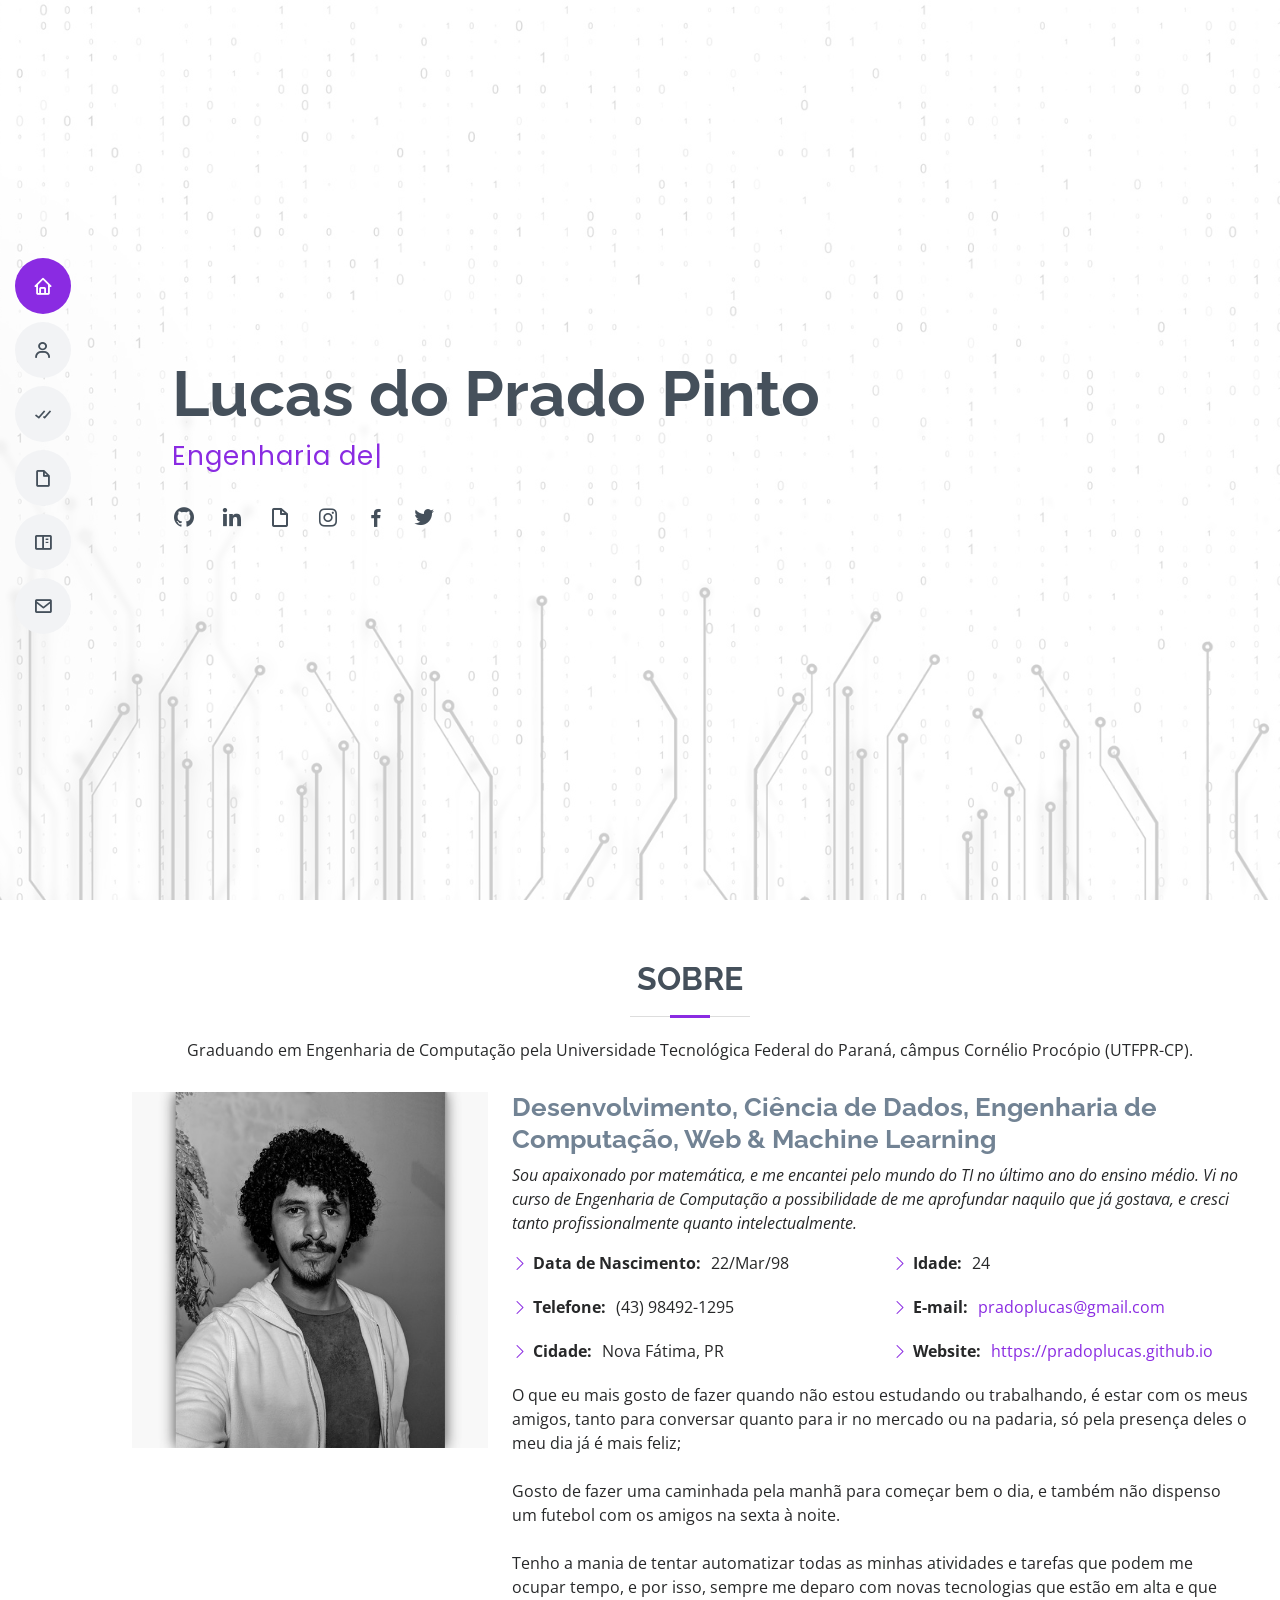
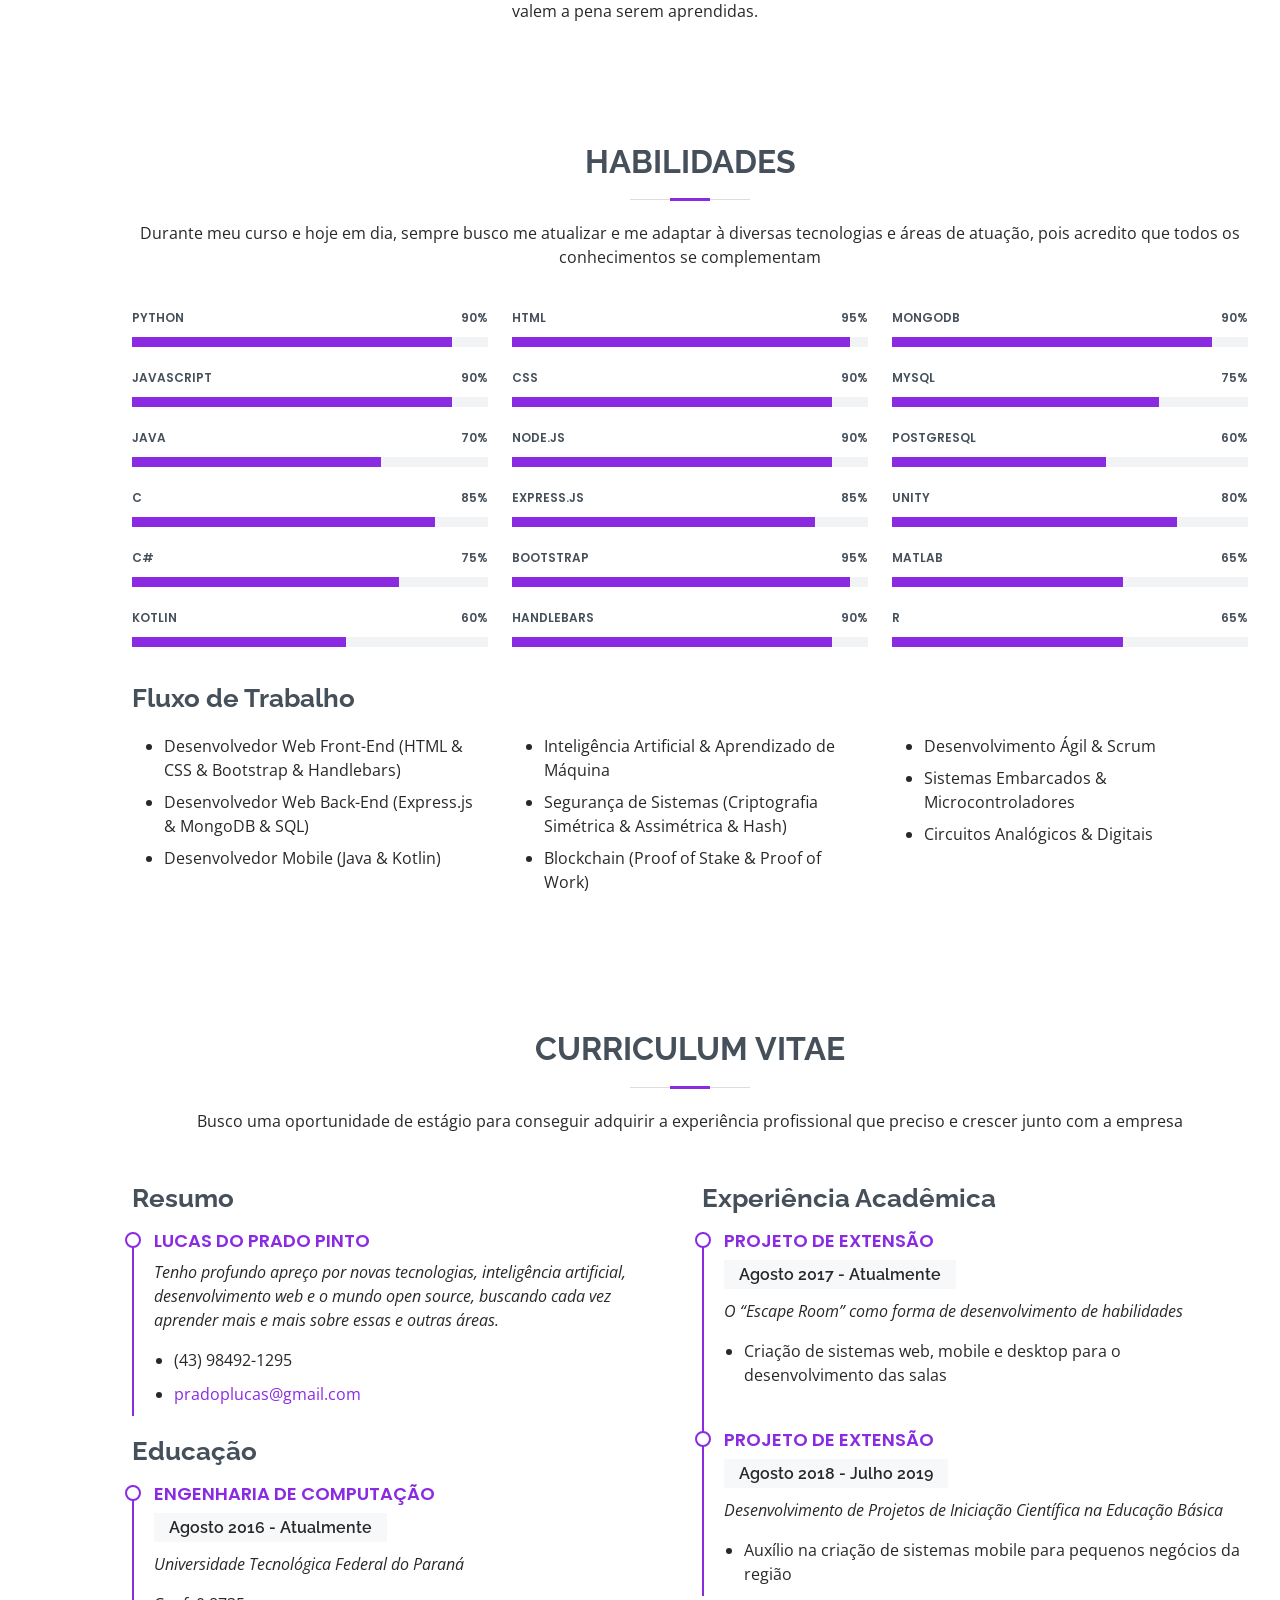
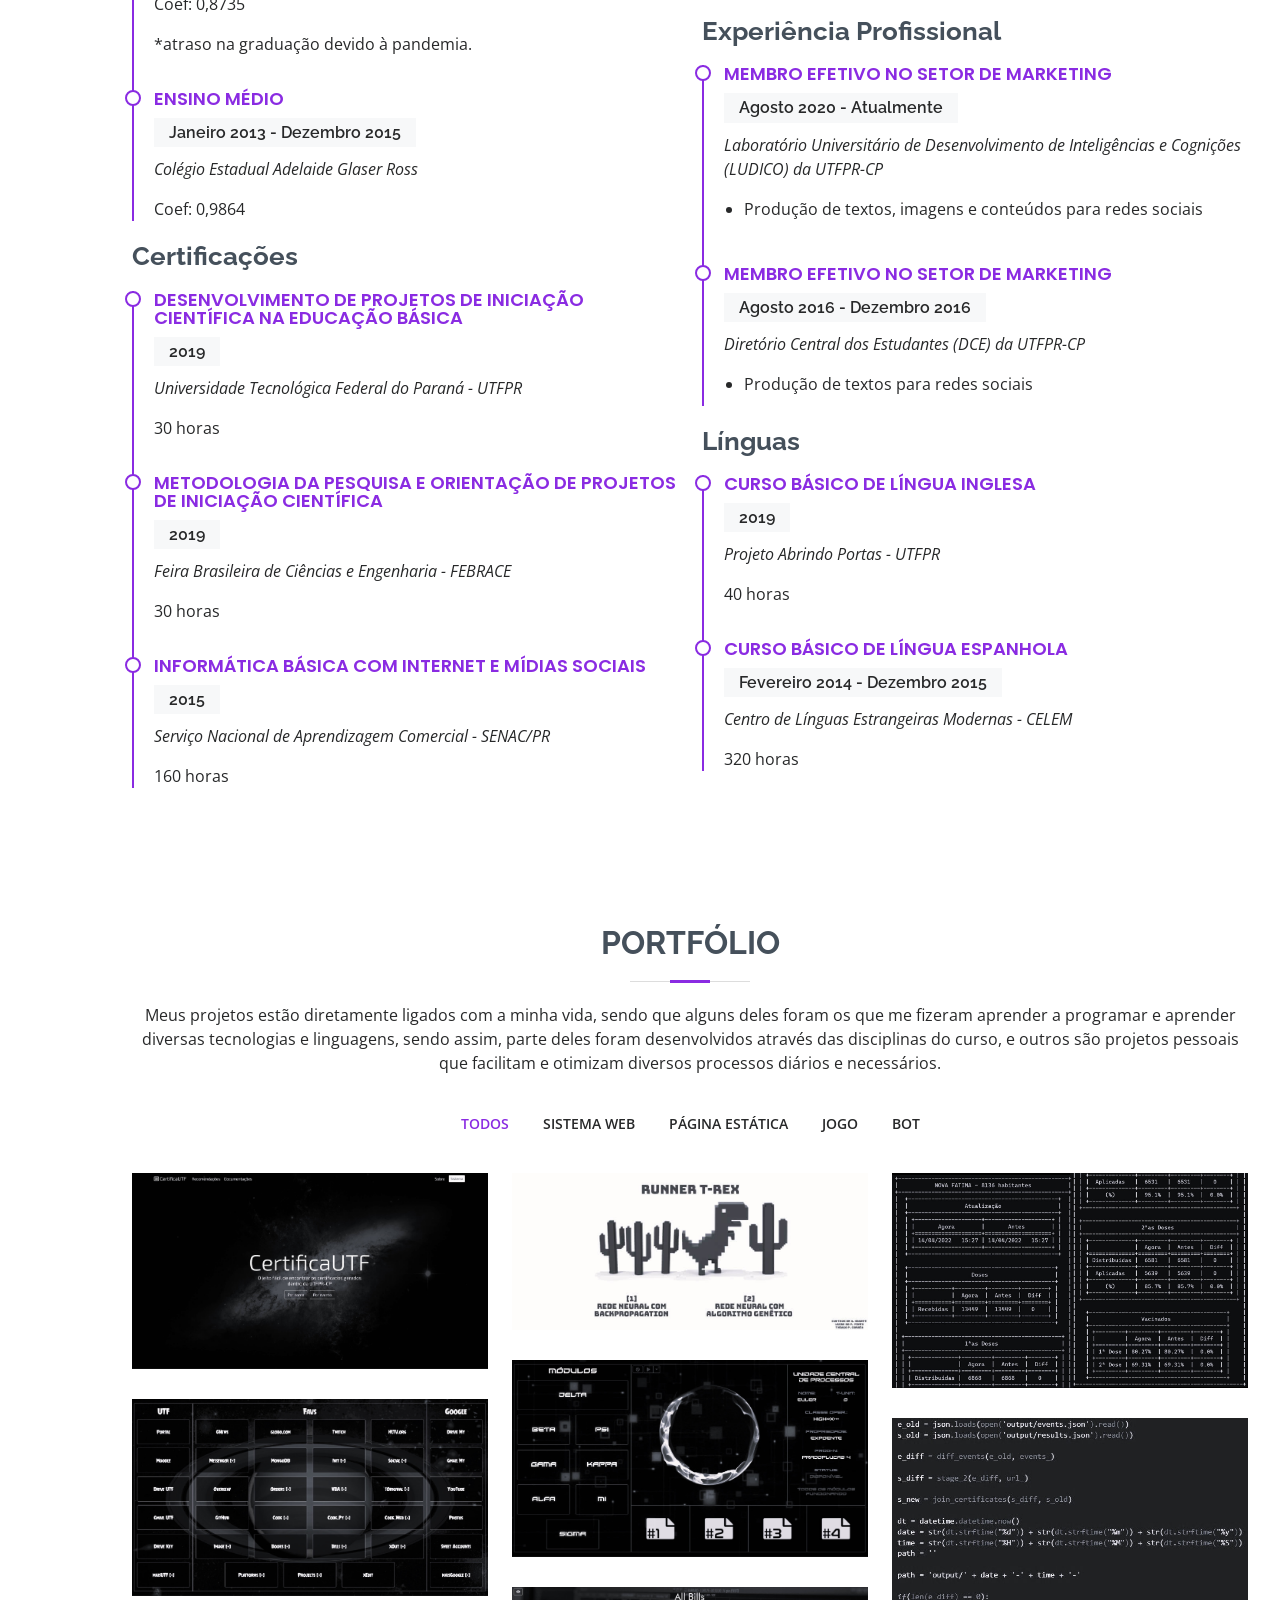
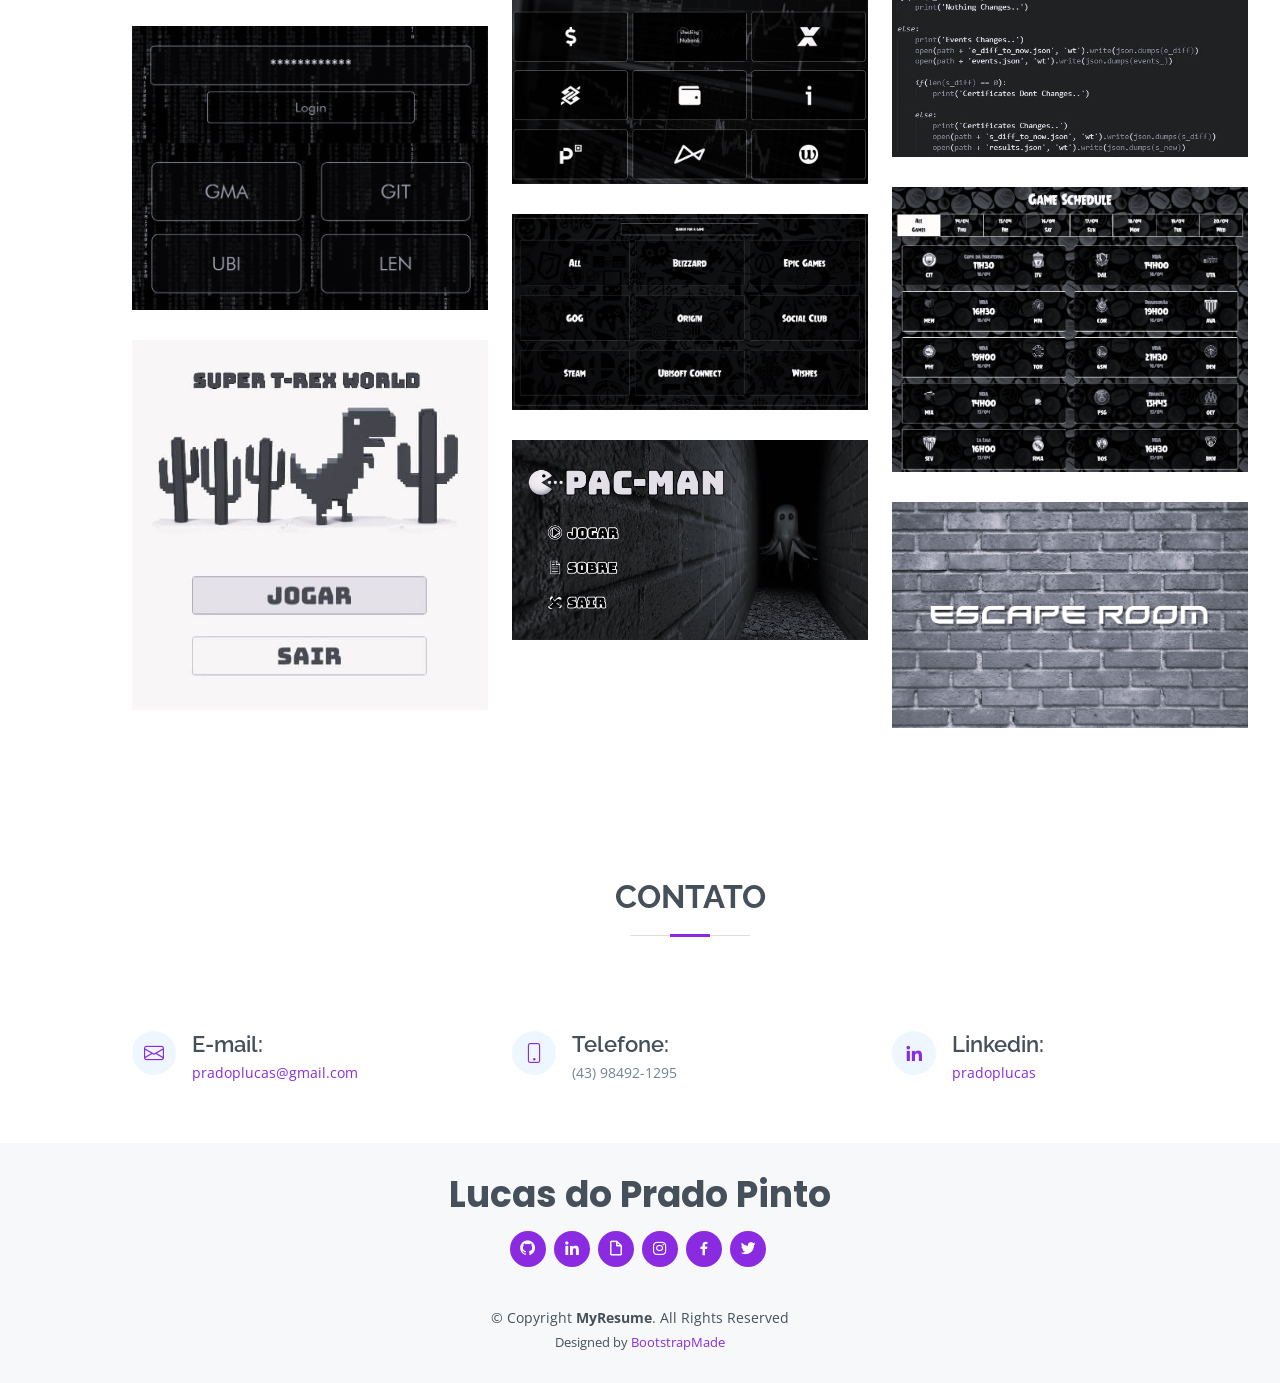
<file: index.html>
<!DOCTYPE html>
<html lang="en">

<head>
	<meta charset="utf-8">
	<meta content="width=device-width, initial-scale=1.0" name="viewport">

	<title>Lucas do Prado Pinto</title>
	<meta content="" name="description">
	<meta content="" name="keywords">

	<!-- Favicons -->
	<link href="assets/img/favicon.png" rel="icon">
	<link href="assets/img/apple-touch-icon.png" rel="apple-touch-icon">

	<!-- Google Fonts -->
	<link href="https://fonts.googleapis.com/css?family=Open+Sans:300,300i,400,400i,600,600i,700,700i|Raleway:300,300i,400,400i,500,500i,600,600i,700,700i|Poppins:300,300i,400,400i,500,500i,600,600i,700,700i" rel="stylesheet">

	<!-- Vendor CSS Files -->
	<link href="assets/vendor/aos/aos.css" rel="stylesheet">
	<link href="assets/vendor/bootstrap/css/bootstrap.min.css" rel="stylesheet">
	<link href="assets/vendor/bootstrap-icons/bootstrap-icons.css" rel="stylesheet">
	<link href="assets/vendor/boxicons/css/boxicons.min.css" rel="stylesheet">
	<link href="assets/vendor/glightbox/css/glightbox.min.css" rel="stylesheet">
	<link href="assets/vendor/swiper/swiper-bundle.min.css" rel="stylesheet">

	<!-- Template Main CSS File -->
	<link href="assets/css/style.css" rel="stylesheet">
	
	<!-- Hotjar Tracking Code for my site -->
	<script>
	    (function(h,o,t,j,a,r){
		h.hj=h.hj||function(){(h.hj.q=h.hj.q||[]).push(arguments)};
		h._hjSettings={hjid:3402246,hjsv:6};
		a=o.getElementsByTagName('head')[0];
		r=o.createElement('script');r.async=1;
		r.src=t+h._hjSettings.hjid+j+h._hjSettings.hjsv;
		a.appendChild(r);
	    })(window,document,'https://static.hotjar.com/c/hotjar-','.js?sv=');
	</script>

	<!-- =======================================================
	* Template Name: MyResume - v4.7.0
	* Template URL: https://bootstrapmade.com/free-html-bootstrap-template-my-resume/
	* Author: BootstrapMade.com
	* License: https://bootstrapmade.com/license/
	======================================================== -->
</head>

<body>

	<!-- ======= Mobile nav toggle button ======= -->
	<!-- <button type="button" class="mobile-nav-toggle d-xl-none"><i class="bi bi-list mobile-nav-toggle"></i></button> -->
	<i class="bi bi-list mobile-nav-toggle d-xl-none"></i>

	<!-- ======= Header ======= -->
	<header id="header" class="d-flex flex-column justify-content-center">
		<nav id="navbar" class="navbar nav-menu">
			<ul>
				<li><a href="#hero" class="nav-link scrollto active"><i class="bx bx-home"></i> <span>Início</span></a></li>
				<li><a href="#about" class="nav-link scrollto"><i class="bx bx-user"></i> <span>Sobre</span></a></li>
				<li><a href="#skills" class="nav-link scrollto"><i class="bx bx-check-double"></i> <span>Habilidades</span></a></li>
				<li><a href="#resume" class="nav-link scrollto"><i class="bx bx-file-blank"></i> <span>CV</span></a></li>
				<li><a href="#portfolio" class="nav-link scrollto"><i class="bx bx-book-content"></i> <span>Portfólio</span></a></li>
				<!--<li><a href="#services" class="nav-link scrollto"><i class="bx bx-server"></i> <span>Serviços</span></a></li>-->
				<li><a href="#contact" class="nav-link scrollto"><i class="bx bx-envelope"></i> <span>Contato</span></a></li>
			</ul>
		</nav><!-- .nav-menu -->

	</header><!-- End Header -->

	<!-- ======= Hero Section ======= -->
	<section id="hero" class="d-flex flex-column justify-content-center">
		<div class="container" data-aos="zoom-in" data-aos-delay="100">
			<h1>Lucas do Prado Pinto</h1>
			<p><span class="typed" data-typed-items="Engenharia de Computação, Desenvolvimento, Ciência de Dados, Web, Machine Learning"></span></p>
			<div class="social-links">
				<a href="https://github.com/pradoplucas/" target="_blank" class="github"><i class="bx bxl-github"></i></a>
				<a href="https://www.linkedin.com/in/pradoplucas/" target="_blank" class="linkedin"><i class="bx bxl-linkedin"></i></a>
				<a href="http://lattes.cnpq.br/7589155295539184" target="_blank" class="file"><i class="bx bx-file-blank"></i></a>
				<a href="https://www.instagram.com/pradoplucas/" target="_blank" class="instagram"><i class="bx bxl-instagram"></i></a>
				<a href="https://www.facebook.com/pradoplucas" target="_blank" class="facebook"><i class="bx bxl-facebook"></i></a>
				<a href="https://twitter.com/pradoplucas" target="_blank" class="twitter"><i class="bx bxl-twitter"></i></a>
			</div>
		</div>
	</section><!-- End Hero -->

	<main id="main">

		<!-- ======= About Section ======= -->
		<section id="about" class="about">
			<div class="container" data-aos="fade-up">

				<div class="section-title">
					<h2>Sobre</h2>
					<p>Graduando em Engenharia de Computação pela Universidade Tecnológica Federal do Paraná, câmpus Cornélio Procópio (UTFPR-CP).</p>
				</div>

				<div class="row">
					<div class="col-lg-4">
						<img src="assets/img/profile-img.jpg" class="img-fluid" alt="">
					</div>
					<div class="col-lg-8 pt-4 pt-lg-0 content">
						<h3>Desenvolvimento, Ciência de Dados, Engenharia de Computação, Web & Machine Learning</h3>
						<p class="fst-italic">
							Sou apaixonado por matemática, e me encantei pelo mundo do TI no último ano do ensino médio. Vi no curso de Engenharia de Computação a possibilidade de me aprofundar naquilo que já gostava, e cresci tanto profissionalmente quanto intelectualmente.
						</p>
						<div class="row">
							<div class="col-lg-6">
								<ul>
									<li><i class="bi bi-chevron-right"></i> <strong>Data de Nascimento:</strong> <span>22/Mar/98</span></li>
									<li><i class="bi bi-chevron-right"></i> <strong>Telefone:</strong> <span>(43) 98492-1295</span></li>
									<li><i class="bi bi-chevron-right"></i> <strong>Cidade:</strong> <span>Nova Fátima, PR</span></li>
								</ul>
							</div>
							<div class="col-lg-6">
								<ul>
									<li><i class="bi bi-chevron-right"></i> <strong>Idade:</strong> <span>24</span></li>
									<li><i class="bi bi-chevron-right"></i> <strong>E-mail:</strong> <span><a href="mailto:pradoplucas@gmail.com">pradoplucas@gmail.com</a></span></li>
									<li><i class="bi bi-chevron-right"></i> <strong>Website:</strong> <span><a href="https://pradoplucas.github.io" target="_blank">https://pradoplucas.github.io</a></span></li>
								</ul>
							</div>
						</div>
						<p>
							O que eu mais gosto de fazer quando não estou estudando ou trabalhando, é estar com os meus amigos, tanto para conversar quanto para ir no mercado ou na padaria, só pela presença deles o meu dia já é mais feliz;
							<br><br>
							Gosto de fazer uma caminhada pela manhã para começar bem o dia, e também não dispenso um futebol com os amigos na sexta à noite.
							<br><br>
							Tenho a mania de tentar automatizar todas as minhas atividades e tarefas que podem me ocupar tempo, e por isso, sempre me deparo com novas tecnologias que estão em alta e que valem a pena serem aprendidas.
						</p>
					</div>
				</div>

			</div>
		</section><!-- End About Section -->

		<!-- ======= Facts Section ======= -->
		<!-- 
			<section id="facts" class="facts">
			<div class="container" data-aos="fade-up">

				<div class="section-title">
				<h2>Facts</h2>
				<p>Magnam dolores commodi suscipit. Necessitatibus eius consequatur ex aliquid fuga eum quidem. Sit sint consectetur velit. Quisquam quos quisquam cupiditate. Et nemo qui impedit suscipit alias ea. Quia fugiat sit in iste officiis commodi quidem hic quas.</p>
				</div>

				<div class="row">

				<div class="col-lg-3 col-md-6">
					<div class="count-box">
					<i class="bi bi-emoji-smile"></i>
					<span data-purecounter-start="0" data-purecounter-end="232" data-purecounter-duration="1" class="purecounter"></span>
					<p>Happy Clients</p>
					</div>
				</div>

				<div class="col-lg-3 col-md-6 mt-5 mt-md-0">
					<div class="count-box">
					<i class="bi bi-journal-richtext"></i>
					<span data-purecounter-start="0" data-purecounter-end="521" data-purecounter-duration="1" class="purecounter"></span>
					<p>Projects</p>
					</div>
				</div>

				<div class="col-lg-3 col-md-6 mt-5 mt-lg-0">
					<div class="count-box">
					<i class="bi bi-headset"></i>
					<span data-purecounter-start="0" data-purecounter-end="1463" data-purecounter-duration="1" class="purecounter"></span>
					<p>Hours Of Support</p>
					</div>
				</div>

				<div class="col-lg-3 col-md-6 mt-5 mt-lg-0">
					<div class="count-box">
					<i class="bi bi-award"></i>
					<span data-purecounter-start="0" data-purecounter-end="25" data-purecounter-duration="1" class="purecounter"></span>
					<p>Awards</p>
					</div>
				</div>

				</div>

			</div>
			</section>
		-->
		<!-- End Facts Section -->

		<!-- ======= Skills Section ======= -->
		<section id="skills" class="skills section-bg">
			<div class="container" data-aos="fade-up">

				<div class="section-title">
					<h2>Habilidades</h2>
					<p>Durante meu curso e hoje em dia, sempre busco me atualizar e me adaptar à diversas tecnologias e áreas de atuação, pois acredito que todos os conhecimentos se complementam</p>
				</div>

				<div class="row skills-content">

					<div class="col-lg-4">
						
						<div class="progress">
							<span class="skill">Python <i class="val">90%</i></span>
							<div class="progress-bar-wrap">
								<div class="progress-bar" role="progressbar" aria-valuenow="90" aria-valuemin="0" aria-valuemax="100"></div>
							</div>
						</div>

						<div class="progress">
							<span class="skill">JavaScript <i class="val">90%</i></span>
							<div class="progress-bar-wrap">
								<div class="progress-bar" role="progressbar" aria-valuenow="90" aria-valuemin="0" aria-valuemax="100"></div>
							</div>
						</div>

						<div class="progress">
							<span class="skill">Java <i class="val">70%</i></span>
							<div class="progress-bar-wrap">
								<div class="progress-bar" role="progressbar" aria-valuenow="70" aria-valuemin="0" aria-valuemax="100"></div>
							</div>
						</div>

						<div class="progress">
							<span class="skill">C <i class="val">85%</i></span>
							<div class="progress-bar-wrap">
								<div class="progress-bar" role="progressbar" aria-valuenow="85" aria-valuemin="0" aria-valuemax="100"></div>
							</div>
						</div>

						<div class="progress">
							<span class="skill">C# <i class="val">75%</i></span>
							<div class="progress-bar-wrap">
								<div class="progress-bar" role="progressbar" aria-valuenow="75" aria-valuemin="0" aria-valuemax="100"></div>
							</div>
						</div>

						<div class="progress">
							<span class="skill">Kotlin <i class="val">60%</i></span>
							<div class="progress-bar-wrap">
								<div class="progress-bar" role="progressbar" aria-valuenow="60" aria-valuemin="0" aria-valuemax="100"></div>
							</div>
						</div>

					</div>

					<div class="col-lg-4">

						<div class="progress">
							<span class="skill">HTML <i class="val">95%</i></span>
							<div class="progress-bar-wrap">
								<div class="progress-bar" role="progressbar" aria-valuenow="95" aria-valuemin="0" aria-valuemax="100"></div>
							</div>
						</div>

						<div class="progress">
							<span class="skill">CSS <i class="val">90%</i></span>
							<div class="progress-bar-wrap">
								<div class="progress-bar" role="progressbar" aria-valuenow="90" aria-valuemin="0" aria-valuemax="100"></div>
							</div>
						</div>

						<div class="progress">
							<span class="skill">Node.js <i class="val">90%</i></span>
							<div class="progress-bar-wrap">
								<div class="progress-bar" role="progressbar" aria-valuenow="90" aria-valuemin="0" aria-valuemax="100"></div>
							</div>
						</div>

						<div class="progress">
							<span class="skill">Express.js <i class="val">85%</i></span>
							<div class="progress-bar-wrap">
								<div class="progress-bar" role="progressbar" aria-valuenow="85" aria-valuemin="0" aria-valuemax="100"></div>
							</div>
						</div>

						<div class="progress">
							<span class="skill">Bootstrap <i class="val">95%</i></span>
							<div class="progress-bar-wrap">
								<div class="progress-bar" role="progressbar" aria-valuenow="95" aria-valuemin="0" aria-valuemax="100"></div>
							</div>
						</div>

						<div class="progress">
							<span class="skill">Handlebars <i class="val">90%</i></span>
							<div class="progress-bar-wrap">
								<div class="progress-bar" role="progressbar" aria-valuenow="90" aria-valuemin="0" aria-valuemax="100"></div>
							</div>
						</div>

					</div>
					
					<div class="col-lg-4">

						<div class="progress">
							<span class="skill">MongoDB <i class="val">90%</i></span>
							<div class="progress-bar-wrap">
								<div class="progress-bar" role="progressbar" aria-valuenow="90" aria-valuemin="0" aria-valuemax="100"></div>
							</div>
						</div>

						<div class="progress">
							<span class="skill">MySQL <i class="val">75%</i></span>
							<div class="progress-bar-wrap">
								<div class="progress-bar" role="progressbar" aria-valuenow="75" aria-valuemin="0" aria-valuemax="100"></div>
							</div>
						</div>

						<div class="progress">
							<span class="skill">PostgreSQL <i class="val">60%</i></span>
							<div class="progress-bar-wrap">
								<div class="progress-bar" role="progressbar" aria-valuenow="60" aria-valuemin="0" aria-valuemax="100"></div>
							</div>
						</div>

						<div class="progress">
							<span class="skill">Unity <i class="val">80%</i></span>
							<div class="progress-bar-wrap">
								<div class="progress-bar" role="progressbar" aria-valuenow="80" aria-valuemin="0" aria-valuemax="100"></div>
							</div>
						</div>

						<div class="progress">
							<span class="skill">MATLAB <i class="val">65%</i></span>
							<div class="progress-bar-wrap">
								<div class="progress-bar" role="progressbar" aria-valuenow="65" aria-valuemin="0" aria-valuemax="100"></div>
							</div>
						</div>

						<div class="progress">
							<span class="skill">R <i class="val">65%</i></span>
							<div class="progress-bar-wrap">
								<div class="progress-bar" role="progressbar" aria-valuenow="65" aria-valuemin="0" aria-valuemax="100"></div>
							</div>
						</div>
					</div>

					<h3 class="skills-title mt-4">Fluxo de Trabalho</h3>

					<div class="col-lg-4">
						<ul class="mb-0 mb-lg-3">
							<li class="mb-2">Desenvolvedor Web Front-End (HTML & CSS & Bootstrap & Handlebars)</li>
							<li class="mb-2">Desenvolvedor Web Back-End (Express.js & MongoDB & SQL)</li>
							<li>Desenvolvedor Mobile (Java & Kotlin)</li>
						</ul>
					</div>

					<div class="col-lg-4">
						<ul class="mb-0 mb-lg-3">
							<li class="mb-2">Inteligência Artificial & Aprendizado de Máquina</li>
							<li class="mb-2">Segurança de Sistemas (Criptografia Simétrica & Assimétrica & Hash)</li>
							<li>Blockchain (Proof of Stake & Proof of Work)</li>
						</ul>
					</div>

					<div class="col-lg-4">
						<ul class="mb-0 mb-lg-3">
							<li class="mb-2">Desenvolvimento Ágil & Scrum</li>
							<li class="mb-2">Sistemas Embarcados & Microcontroladores</li>
							<li>Circuitos Analógicos & Digitais</li>
						</ul>
					</div>
				
				</div>
			</div>
		</section><!-- End Skills Section -->

		<!-- ======= Resume Section ======= -->
		<section id="resume" class="resume">
			<div class="container" data-aos="fade-up">

				<div class="section-title">
					<h2>Curriculum Vitae</h2>
					<p>Busco uma oportunidade de estágio para conseguir adquirir a experiência profissional que preciso e crescer junto com a empresa</p>
				</div>

				<div class="row">
					<div class="col-lg-6">

						<h3 class="resume-title">Resumo</h3>
						<div class="resume-item pb-0">
							<h4>Lucas do Prado Pinto</h4>
							<p><em>Tenho profundo apreço por novas tecnologias, inteligência artificial, desenvolvimento web e o mundo open source, buscando cada vez aprender mais e mais sobre essas e outras áreas.</em></p>
							<ul>
								<li>(43) 98492-1295</li>
								<li><a href="mailto:pradoplucas@gmail.com">pradoplucas@gmail.com</a></li>
							</ul>
						</div>

						<h3 class="resume-title">Educação</h3>
						<div class="resume-item">
							<h4>Engenharia de Computação</h4>
							<h5>Agosto 2016 - Atualmente</h5>
							<p><em>Universidade Tecnológica Federal do Paraná</em></p>
							<p>Coef: 0,8735</p>
							<p>*atraso na graduação devido à pandemia.</p>
						</div>
						<div class="resume-item pb-0">
							<h4>Ensino Médio</h4>
							<h5>Janeiro 2013 - Dezembro 2015</h5>
							<p><em>Colégio Estadual Adelaide Glaser Ross</em></p>
							<p>Coef: 0,9864</p>
						</div>

						<h3 class="resume-title">Certificações</h3>
						<div class="resume-item">
							<h4>Desenvolvimento de projetos de iniciação científica na educação básica</h4>
							<h5>2019</h5>
							<p><em>Universidade Tecnológica Federal do Paraná - UTFPR</em></p>
							<p>30 horas</p>
						</div>
						<div class="resume-item">
							<h4>Metodologia da Pesquisa e Orientação de Projetos de Iniciação Científica</h4>
							<h5>2019</h5>
							<p><em>Feira Brasileira de Ciências e Engenharia - FEBRACE</em></p>
							<p>30 horas</p>
						</div>
						<div class="resume-item">
							<h4>Informática Básica com Internet e Mídias Sociais</h4>
							<h5>2015</h5>
							<p><em>Serviço Nacional de Aprendizagem Comercial - SENAC/PR</em></p>
							<p>160 horas</p>
						</div>
					</div>

					<div class="col-lg-6">

						<h3 class="resume-title">Experiência Acadêmica</h3>
						<div class="resume-item">
							<h4>Projeto de Extensão</h4>
							<h5>Agosto 2017 - Atualmente</h5>
							<p><em>O “Escape Room” como forma de desenvolvimento de habilidades</em></p>
							<ul>
								<li>Criação de sistemas web, mobile e desktop para o desenvolvimento das salas</li>
							</ul>
						</div>
						<div class="resume-item pb-0">
							<h4>Projeto de Extensão</h4>
							<h5>Agosto 2018 - Julho 2019</h5>
							<p><em>Desenvolvimento de Projetos de Iniciação Científica na Educação Básica</em></p>
							<ul>
								<li>Auxílio na criação de sistemas mobile para pequenos negócios da região</li>
							</ul>
						</div>

						<h3 class="resume-title">Experiência Profissional</h3>
						<div class="resume-item">
							<h4>Membro efetivo no setor de Marketing</h4>
							<h5>Agosto 2020 - Atualmente</h5>
							<p><em>Laboratório Universitário de Desenvolvimento de Inteligências e Cognições (LUDICO) da UTFPR-CP</em></p>
							<ul>
								<li>Produção de textos, imagens e conteúdos para redes sociais</li>
							</ul>
						</div>
						<div class="resume-item pb-0">
							<h4>Membro efetivo no setor de Marketing</h4>
							<h5>Agosto 2016 - Dezembro 2016</h5>
							<p><em>Diretório Central dos Estudantes (DCE) da UTFPR-CP</em></p>
							<ul>
								<li>Produção de textos para redes sociais</li>
							</ul>
						</div>

						<h3 class="resume-title">Línguas</h3>
						<div class="resume-item">
							<h4>Curso Básico de Língua Inglesa</h4>
							<h5>2019</h5>
							<p><em>Projeto Abrindo Portas - UTFPR</em></p>
							<p>40 horas</p>
						</div>
						<div class="resume-item">
							<h4>Curso Básico de Língua Espanhola</h4>
							<h5>Fevereiro 2014 - Dezembro 2015</h5>
							<p><em>Centro de Línguas Estrangeiras Modernas - CELEM</em></p>
							<p>320 horas</p>
						</div>

					</div>
				</div>
			</div>
		</section><!-- End Resume Section -->

		<!-- ======= Portfolio Section ======= -->
		<section id="portfolio" class="portfolio section-bg">
			<div class="container" data-aos="fade-up">

				<div class="section-title">
					<h2>Portfólio</h2>
					<p>Meus projetos estão diretamente ligados com a minha vida, sendo que alguns deles foram os que me fizeram aprender a programar e aprender diversas tecnologias e linguagens, sendo assim, parte deles foram desenvolvidos através das disciplinas do curso, e outros são projetos pessoais que facilitam e otimizam diversos processos diários e necessários.</p>
				</div>

				<div class="row">
					<div class="col-lg-12 d-flex justify-content-center" data-aos="fade-up" data-aos-delay="100">
						<ul id="portfolio-flters">
							<li data-filter="*" class="filter-active">Todos</li>
							<li data-filter=".filter-web-system">Sistema Web</li>
							<li data-filter=".filter-web-static">Página Estática</li>
							<li data-filter=".filter-game">Jogo</li>
							<li data-filter=".filter-bot">Bot</li>
						</ul>
					</div>
				</div>

				<div class="row portfolio-container" data-aos="fade-up" data-aos-delay="200">

				<!-- 1 -->
				<div class="col-lg-4 col-md-6 portfolio-item filter-web-system">
					<div class="portfolio-wrap">
						<img src="assets/img/portfolio/projectTCC.jpg" class="img-fluid" alt="">
						<div class="portfolio-info">
							<h4>Trabalho de Conclusão de Curso (TCC)</h4>
							<p>Sistema Web</p>
							<div class="portfolio-links">
								<a href="assets/img/portfolio/projectTCC.jpg" data-gallery="portfolioGallery" class="portfolio-lightbox" title="<div class='h5 mb-2'><a href='https://github.com/pradoplucas/projectTCC' target='_blank'>Trabalho de Conclusão de Curso (TCC)</a></div>Projeto desenvolvido como TCC no curso de Engenharia de Computação.<br>Um sistema para buscar armazenar e controlar os certificados de atividades complementares gerados na UTFPR."><i class="bx bx-plus"></i></a>
								<a href="https://github.com/pradoplucas/projectTCC" target="_blank"><i class="bx bx-link"></i></a>
							</div>
						</div>
					</div>
				</div>

				<!-- 4 -->
				<div class="col-lg-4 col-md-6 portfolio-item filter-game">
					<div class="portfolio-wrap">
						<img src="assets/img/portfolio/projectIA.jpg" class="img-fluid" alt="">
						<div class="portfolio-info">
							<h4>Runner T-Rex IA</h4>
							<p>Jogo</p>
							<div class="portfolio-links">
								<a href="assets/img/portfolio/projectIA.jpg" data-gallery="portfolioGallery" class="portfolio-lightbox" title="<div class='h5 mb-2'><a href='https://github.com/pradoplucas/projectIA' target='_blank'>Runner T-Rex IA</a></div>Projeto desenvolvido para a disciplina de Inteligência Artificial<br>Jogo onde duas abordagens diferentes são apresentadas com o objetivo de desenvolver um aprendizado para a máquina avançar no jogo."><i class="bx bx-plus"></i></a>
								<a href="https://github.com/pradoplucas/projectIA" target="_blank"><i class="bx bx-link"></i></a>
							</div>
						</div>
					</div>
				</div>

				<!-- 2 -->
				<div class="col-lg-4 col-md-6 portfolio-item filter-bot">
					<div class="portfolio-wrap">
						<img src="assets/img/portfolio/vaccine-check.jpg" class="img-fluid" alt="">
						<div class="portfolio-info">
							<h4>Vaccine Check</h4>
							<p>Bot</p>
							<div class="portfolio-links">
								<a href="assets/img/portfolio/vaccine-check.jpg" data-gallery="portfolioGallery" class="portfolio-lightbox" title="<div class='h5 mb-2'><a href='https://github.com/pradoplucas/vaccine_check' target='_blank'>Vaccine Check</a></div>Projeto desenvolvido como objetivo pessoal.<br>Bot que verifica o sistema do Ministério da Saúde e categoriza a situação das vacinas em determinado município."><i class="bx bx-plus"></i></a>
								<a href="https://github.com/pradoplucas/vaccine_check" target="_blank"><i class="bx bx-link"></i></a>
							</div>
						</div>
					</div>
				</div>

				<!-- 3 -->
				<div class="col-lg-4 col-md-6 portfolio-item filter-web-system">
					<div class="portfolio-wrap">
						<img src="assets/img/portfolio/system.jpg" class="img-fluid" alt="">
						<div class="portfolio-info">
							<h4>10Conectados</h4>
							<p>Sistema Web</p>
							<div class="portfolio-links">
								<a href="assets/img/portfolio/system.jpg" data-gallery="portfolioGallery" class="portfolio-lightbox" title="<div class='h5 mb-2'><a href='https://github.com/keyscape/system' target='_blank'>10Conectados</a></div>Projeto desenvolvido para uma sala de Escape Room Online.<br>Um sistema que simula um jogo para ser utilizado em salas de escape e que estimula a cooperação."><i class="bx bx-plus"></i></a>
								<a href="https://github.com/keyscape/system" target="_blank"><i class="bx bx-link"></i></a>
							</div>
						</div>
					</div>
				</div>

				<!-- 5 -->
				<div class="col-lg-4 col-md-6 portfolio-item filter-web-static">
					<div class="portfolio-wrap">
						<img src="assets/img/portfolio/favs.jpg" class="img-fluid" alt="">
						<div class="portfolio-info">
							<h4>Favoritos</h4>
							<p>Página Estática</p>
							<div class="portfolio-links">
								<a href="assets/img/portfolio/favs.jpg" data-gallery="portfolioGallery" class="portfolio-lightbox" title="<div class='h5 mb-2'><a href='https://github.com/dqrkto/favs' target='_blank'>Favoritos</a></div>Projeto desenvolvido como objetivo pessoal.<br>Uma página estática que apresenta meus sites favoritos."><i class="bx bx-plus"></i></a>
								<a href="https://github.com/dqrkto/favs" target="_blank"><i class="bx bx-link"></i></a>
							</div>
						</div>
					</div>
				</div>
				
				<!-- 9 -->
				<div class="col-lg-4 col-md-6 portfolio-item filter-bot">
					<div class="portfolio-wrap">
						<img src="assets/img/portfolio/sgce.jpg" class="img-fluid" alt="">
						<div class="portfolio-info">
							<h4>SGCE</h4>
							<p>Bot</p>
							<div class="portfolio-links">
								<a href="assets/img/portfolio/sgce.jpg" data-gallery="portfolioGallery" class="portfolio-lightbox" title="<div class='h5 mb-2'><a href='https://github.com/pradoplucas/sgce' target='_blank'>SGCE</a></div>Projeto desenvolvido para auxílio ao TCC.<br>Um bot que verifica e salva informações do Sistema de Gerenciamento de Certificados Eletrônicos da UTFPR."><i class="bx bx-plus"></i></a>
								<a href="https://github.com/pradoplucas/sgce" target="_blank"><i class="bx bx-link"></i></a>
							</div>
						</div>
					</div>
				</div>

				<!-- 8 -->
				<div class="col-lg-4 col-md-6 portfolio-item filter-web-system">
					<div class="portfolio-wrap">
						<img src="assets/img/portfolio/accountsProject.jpg" class="img-fluid" alt="">
						<div class="portfolio-info">
							<h4>Contas</h4>
							<p>Sistema Web</p>
							<div class="portfolio-links">
								<a href="assets/img/portfolio/accountsProject.jpg" data-gallery="portfolioGallery" class="portfolio-lightbox" title="<div class='h5 mb-2'><a href='https://github.com/pradoplucas/accountsProject' target='_blank'>Contas</a></div>Projeto desenvolvido como objetivo pessoal.<br>Um sistema que permite organizar finanças de diversos bancos."><i class="bx bx-plus"></i></a>
								<a href="https://github.com/pradoplucas/accountsProject" target="_blank"><i class="bx bx-link"></i></a>
							</div>
						</div>
					</div>
				</div>

				<!-- 10 -->
				<div class="col-lg-4 col-md-6 portfolio-item filter-web-system">
					<div class="portfolio-wrap">
						<img src="assets/img/portfolio/infoProject.jpg" class="img-fluid" alt="">
						<div class="portfolio-info">
							<h4>Informações</h4>
							<p>Sistema Web</p>
							<div class="portfolio-links">
								<a href="assets/img/portfolio/infoProject.jpg" data-gallery="portfolioGallery" class="portfolio-lightbox" title="<div class='h5 mb-2'><a href='https://github.com/pradoplucas/infoProject' target='_blank'>Informações</a></div>Projeto desenvolvido como objetivo pessoal.<br>Um sistema que apresenta, de uma maneira criptografada, informações relativas a cadastros que possuo."><i class="bx bx-plus"></i></a>
								<a href="https://github.com/pradoplucas/infoProject" target="_blank"><i class="bx bx-link"></i></a>
							</div>
						</div>
					</div>
				</div>

				<!-- 11 -->
				<div class="col-lg-4 col-md-6 portfolio-item filter-web-system">
					<div class="portfolio-wrap">
						<img src="assets/img/portfolio/gameSchedule.jpg" class="img-fluid" alt="">
						<div class="portfolio-info">
							<h4>Agenda de Jogos</h4>
							<p>Sistema Web</p>
							<div class="portfolio-links">
								<a href="assets/img/portfolio/gameSchedule.jpg" data-gallery="portfolioGallery" class="portfolio-lightbox" title="<div class='h5 mb-2'><a href='https://github.com/pradoplucas/gameSchedule' target='_blank'>Agenda de Jogos</a></div>Projeto desenvolvido como objetivo pessoal.<br>Um sistema que apresenta todos os jogos de futebol, basquete e futebol americano de times selecionados nos próximos 7 dias."><i class="bx bx-plus"></i></a>
								<a href="https://github.com/pradoplucas/gameSchedule" target="_blank"><i class="bx bx-link"></i></a>
							</div>
						</div>
					</div>
				</div>
				
				<!-- 12 -->
				<div class="col-lg-4 col-md-6 portfolio-item filter-web-static">
					<div class="portfolio-wrap">
						<img src="assets/img/portfolio/games.jpg" class="img-fluid" alt="">
						<div class="portfolio-info">
							<h4>Bibliotecas de Jogos</h4>
							<p>Página Estática</p>
							<div class="portfolio-links">
								<a href="assets/img/portfolio/games.jpg" data-gallery="portfolioGallery" class="portfolio-lightbox" title="<div class='h5 mb-2'><a href='https://github.com/dqrkto/games' target='_blank'>Bibliotecas de Jogos</a></div>Projeto desenvolvido como objetivo pessoal.<br>Uma página estática que apresenta todos os jogos que possuo divididos por plataforma."><i class="bx bx-plus"></i></a>
								<a href="https://github.com/dqrkto/games" target="_blank"><i class="bx bx-link"></i></a>
							</div>
						</div>
					</div>
				</div>

				<!-- 6 -->
				<div class="col-lg-4 col-md-6 portfolio-item filter-game">
					<div class="portfolio-wrap">
						<img src="assets/img/portfolio/projectGames.jpg" class="img-fluid" alt="">
						<div class="portfolio-info">
							<h4>Runner T-Rex</h4>
							<p>Jogo</p>
							<div class="portfolio-links">
								<a href="assets/img/portfolio/projectGames.jpg" data-gallery="portfolioGallery" class="portfolio-lightbox" title="<div class='h5 mb-2'><a href='https://github.com/pradoplucas/projectGames' target='_blank'>Runner T-Rex</a></div>Projeto desenvolvido para a disciplina de Desenvolvimento de Jogos.<br>Um jogo com perspectiva em 2 dimensões que utiliza técnicas aprendidas na disciplina e que apresenta uma releitura do famoso jogo do navegador Google Chrome, porém com novos desafios."><i class="bx bx-plus"></i></a>
								<a href="https://github.com/pradoplucas/projectGames" target="_blank"><i class="bx bx-link"></i></a>
							</div>
						</div>
					</div>
				</div>

				<!-- 7 -->
				<div class="col-lg-4 col-md-6 portfolio-item filter-game">
					<div class="portfolio-wrap">
						<img src="assets/img/portfolio/projectGames2.jpg" class="img-fluid" alt="">
						<div class="portfolio-info">
							<h4>Pac-Man</h4>
							<p>Jogo</p>
							<div class="portfolio-links">
								<a href="assets/img/portfolio/projectGames2.jpg" data-gallery="portfolioGallery" class="portfolio-lightbox" title="<div class='h5 mb-2'><a href='https://github.com/pradoplucas/projectGames_Pt2' target='_blank'>Pac-Man</a></div>Projeto desenvolvido para a disciplina de Desenvolvimento de Jogos.<br>Um jogo com perspectiva em 3 dimensões que utiliza técnicas aprendidas na disciplina e que apresenta uma releitura do famoso jogo Pac-Man, porém com novos desafios e uma jogabilidade diferente."><i class="bx bx-plus"></i></a>
								<a href="https://github.com/pradoplucas/projectGames_Pt2" target="_blank"><i class="bx bx-link"></i></a>
							</div>
						</div>
					</div>
				</div>

				<!-- 13 -->
				<div class="col-lg-4 col-md-6 portfolio-item filter-game">
					<div class="portfolio-wrap">
						<img src="assets/img/portfolio/projectCG.jpg" class="img-fluid" alt="">
						<div class="portfolio-info">
							<h4>Computação Gráfica</h4>
							<p>Jogo</p>
							<div class="portfolio-links">
								<a href="assets/img/portfolio/projectCG.jpg" data-gallery="portfolioGallery" class="portfolio-lightbox" title="<div class='h5 mb-2'><a href='https://github.com/pradoplucas/projectCG' target='_blank'>Computação Gráfica</a></div>Projeto desenvolvido para a disciplina de Computação Gráfica.<br>Um jogo que utiliza técnicas aprendidas na disciplina e que conta com a ambientação em uma sala de Escape Room one o objetivo é escapar."><i class="bx bx-plus"></i></a>
								<a href="https://github.com/pradoplucas/projectCG" target="_blank"><i class="bx bx-link"></i></a>
							</div>
						</div>
					</div>
				</div>

				<!--
					<div class="col-lg-4 col-md-6 portfolio-item filter-game">
						<div class="portfolio-wrap">
							<img src="assets/img/portfolio/projectCG.jpg" class="img-fluid" alt="">
							<div class="portfolio-info">
								<h4>projectCG</h4>
								<p>Jogo</p>
								<div class="portfolio-links">
									<a href="assets/img/portfolio/projectCG.jpg" data-gallery="portfolioGallery" class="portfolio-lightbox" title="App 1"><i class="bx bx-plus"></i></a>
									<a href="portfolio-details.html" class="portfolio-details-lightbox" data-glightbox="type: external" title="Portfolio Details"><i class="bx bx-link"></i></a>
								</div>
							</div>
						</div>
					</div>
				-->

				</div>

			</div>
		</section><!-- End Portfolio Section -->

		<!-- ======= Services Section ======= -->
		<!--
			<section id="services" class="services">
			<div class="container" data-aos="fade-up">

				<div class="section-title">
				<h2>Services</h2>
				<p>Magnam dolores commodi suscipit. Necessitatibus eius consequatur ex aliquid fuga eum quidem. Sit sint consectetur velit. Quisquam quos quisquam cupiditate. Et nemo qui impedit suscipit alias ea. Quia fugiat sit in iste officiis commodi quidem hic quas.</p>
				</div>

				<div class="row">

				<div class="col-lg-4 col-md-6 d-flex align-items-stretch" data-aos="zoom-in" data-aos-delay="100">
					<div class="icon-box iconbox-blue">
					<div class="icon">
						<svg width="100" height="100" viewBox="0 0 600 600" xmlns="http://www.w3.org/2000/svg">
						<path stroke="none" stroke-width="0" fill="#f5f5f5" d="M300,521.0016835830174C376.1290562159157,517.8887921683347,466.0731472004068,529.7835943286574,510.70327084640275,468.03025145048787C554.3714126377745,407.6079735673963,508.03601936045806,328.9844924480964,491.2728898941984,256.3432110539036C474.5976632858925,184.082847569629,479.9380746630129,96.60480741107993,416.23090153303,58.64404602377083C348.86323505073057,18.502131276798302,261.93793281208167,40.57373210992963,193.5410806939664,78.93577620505333C130.42746243093433,114.334589627462,98.30271207620316,179.96522072025542,76.75703585869454,249.04625023123273C51.97151888228291,328.5150500222984,13.704378332031375,421.85034740162234,66.52175969318436,486.19268352777647C119.04800174914682,550.1803526380478,217.28368757567262,524.383925680826,300,521.0016835830174"></path>
						</svg>
						<i class="bx bxl-dribbble"></i>
					</div>
					<h4><a href="">Lorem Ipsum</a></h4>
					<p>Voluptatum deleniti atque corrupti quos dolores et quas molestias excepturi</p>
					</div>
				</div>

				<div class="col-lg-4 col-md-6 d-flex align-items-stretch mt-4 mt-md-0" data-aos="zoom-in" data-aos-delay="200">
					<div class="icon-box iconbox-orange ">
					<div class="icon">
						<svg width="100" height="100" viewBox="0 0 600 600" xmlns="http://www.w3.org/2000/svg">
						<path stroke="none" stroke-width="0" fill="#f5f5f5" d="M300,582.0697525312426C382.5290701553225,586.8405444964366,449.9789794690241,525.3245884688669,502.5850820975895,461.55621195738473C556.606425686781,396.0723002908107,615.8543463187945,314.28637112970534,586.6730223649479,234.56875336149918C558.9533121215079,158.8439757836574,454.9685369536778,164.00468322053177,381.49747125262974,130.76875717737553C312.15926192815925,99.40240125094834,248.97055460311594,18.661163978235184,179.8680185752513,50.54337015887873C110.5421016452524,82.52863877960104,119.82277516462835,180.83849132639028,109.12597500060166,256.43424936330496C100.08760227029461,320.3096726198365,92.17705696193138,384.0621239912766,124.79988738764834,439.7174275375508C164.83382741302287,508.01625554203684,220.96474134820875,577.5009287672846,300,582.0697525312426"></path>
						</svg>
						<i class="bx bx-file"></i>
					</div>
					<h4><a href="">Sed Perspiciatis</a></h4>
					<p>Duis aute irure dolor in reprehenderit in voluptate velit esse cillum dolore</p>
					</div>
				</div>

				<div class="col-lg-4 col-md-6 d-flex align-items-stretch mt-4 mt-lg-0" data-aos="zoom-in" data-aos-delay="300">
					<div class="icon-box iconbox-pink">
					<div class="icon">
						<svg width="100" height="100" viewBox="0 0 600 600" xmlns="http://www.w3.org/2000/svg">
						<path stroke="none" stroke-width="0" fill="#f5f5f5" d="M300,541.5067337569781C382.14930387511276,545.0595476570109,479.8736841581634,548.3450877840088,526.4010558755058,480.5488172755941C571.5218469581645,414.80211281144784,517.5187510058486,332.0715597781072,496.52539010469104,255.14436215662573C477.37192572678356,184.95920475031193,473.57363656557914,105.61284051026155,413.0603344069578,65.22779650032875C343.27470386102294,18.654635553484475,251.2091493199835,5.337323636656869,175.0934190732945,40.62881213300186C97.87086631185822,76.43348514350839,51.98124368387456,156.15599469081315,36.44837278890362,239.84606092416172C21.716077023791087,319.22268207091537,43.775223500013084,401.1760424656574,96.891909868211,461.97329694683043C147.22146801428983,519.5804099606455,223.5754009179313,538.201503339737,300,541.5067337569781"></path>
						</svg>
						<i class="bx bx-tachometer"></i>
					</div>
					<h4><a href="">Magni Dolores</a></h4>
					<p>Excepteur sint occaecat cupidatat non proident, sunt in culpa qui officia</p>
					</div>
				</div>

				<div class="col-lg-4 col-md-6 d-flex align-items-stretch mt-4" data-aos="zoom-in" data-aos-delay="100">
					<div class="icon-box iconbox-yellow">
					<div class="icon">
						<svg width="100" height="100" viewBox="0 0 600 600" xmlns="http://www.w3.org/2000/svg">
						<path stroke="none" stroke-width="0" fill="#f5f5f5" d="M300,503.46388370962813C374.79870501325706,506.71871716319447,464.8034551963731,527.1746412648533,510.4981551193396,467.86667711651364C555.9287308511215,408.9015244558933,512.6030010748507,327.5744911775523,490.211057578863,256.5855673507754C471.097692560561,195.9906835881958,447.69079081568157,138.11976852964426,395.19560036434837,102.3242989838813C329.3053358748298,57.3949838291264,248.02791733380457,8.279543830951368,175.87071277845988,42.242879143198664C103.41431057327972,76.34704239035025,93.79494320519305,170.9812938413882,81.28167332365135,250.07896920659033C70.17666984294237,320.27484674793965,64.84698225790005,396.69656628748305,111.28512138212992,450.4950937839243C156.20124167950087,502.5303643271138,231.32542653798444,500.4755392045468,300,503.46388370962813"></path>
						</svg>
						<i class="bx bx-layer"></i>
					</div>
					<h4><a href="">Nemo Enim</a></h4>
					<p>At vero eos et accusamus et iusto odio dignissimos ducimus qui blanditiis</p>
					</div>
				</div>

				<div class="col-lg-4 col-md-6 d-flex align-items-stretch mt-4" data-aos="zoom-in" data-aos-delay="200">
					<div class="icon-box iconbox-red">
					<div class="icon">
						<svg width="100" height="100" viewBox="0 0 600 600" xmlns="http://www.w3.org/2000/svg">
						<path stroke="none" stroke-width="0" fill="#f5f5f5" d="M300,532.3542879108572C369.38199826031484,532.3153073249985,429.10787420159085,491.63046689027357,474.5244479745417,439.17860296908856C522.8885846962883,383.3225815378663,569.1668002868075,314.3205725914397,550.7432151929288,242.7694973846089C532.6665558377875,172.5657663291529,456.2379748765914,142.6223662098291,390.3689995646985,112.34683881706744C326.66090330228417,83.06452184765237,258.84405631176094,53.51806209861945,193.32584062364296,78.48882559362697C121.61183558270385,105.82097193414197,62.805066853699245,167.19869350419734,48.57481801355237,242.6138429142374C34.843463184063346,315.3850353017275,76.69343916112496,383.4422959591041,125.22947124332185,439.3748458443577C170.7312796277747,491.8107796887764,230.57421082200815,532.3932930995766,300,532.3542879108572"></path>
						</svg>
						<i class="bx bx-slideshow"></i>
					</div>
					<h4><a href="">Dele Cardo</a></h4>
					<p>Quis consequatur saepe eligendi voluptatem consequatur dolor consequuntur</p>
					</div>
				</div>

				<div class="col-lg-4 col-md-6 d-flex align-items-stretch mt-4" data-aos="zoom-in" data-aos-delay="300">
					<div class="icon-box iconbox-teal">
					<div class="icon">
						<svg width="100" height="100" viewBox="0 0 600 600" xmlns="http://www.w3.org/2000/svg">
						<path stroke="none" stroke-width="0" fill="#f5f5f5" d="M300,566.797414625762C385.7384707136149,576.1784315230908,478.7894351017131,552.8928747891023,531.9192734346935,484.94944893311C584.6109503024035,417.5663521118492,582.489472248146,322.67544863468447,553.9536738515405,242.03673114598146C529.1557734026468,171.96086150256528,465.24506316201064,127.66468636344209,395.9583748389544,100.7403814666027C334.2173773831606,76.7482773500951,269.4350130405921,84.62216499799875,207.1952322260088,107.2889140133804C132.92018162631612,134.33871894543012,41.79353780512637,160.00259165414826,22.644507872594943,236.69541883565114C3.319112789854554,314.0945973066697,72.72355303640163,379.243833228382,124.04198916343866,440.3218312028393C172.9286146004772,498.5055451809895,224.45579914871206,558.5317968840102,300,566.797414625762"></path>
						</svg>
						<i class="bx bx-arch"></i>
					</div>
					<h4><a href="">Divera Don</a></h4>
					<p>Modi nostrum vel laborum. Porro fugit error sit minus sapiente sit aspernatur</p>
					</div>
				</div>

				</div>

			</div>
			</section>
		-->
		<!-- End Services Section -->

		<!-- ======= Testimonials Section ======= -->
		<!--
			<section id="testimonials" class="testimonials section-bg">
			<div class="container" data-aos="fade-up">

				<div class="section-title">
				<h2>Testimonials</h2>
				</div>

				<div class="testimonials-slider swiper" data-aos="fade-up" data-aos-delay="100">
				<div class="swiper-wrapper">

					<div class="swiper-slide">
					<div class="testimonial-item">
						<img src="assets/img/testimonials/testimonials-1.jpg" class="testimonial-img" alt="">
						<h3>Saul Goodman</h3>
						<h4>Ceo &amp; Founder</h4>
						<p>
						<i class="bx bxs-quote-alt-left quote-icon-left"></i>
						Proin iaculis purus consequat sem cure digni ssim donec porttitora entum suscipit rhoncus. Accusantium quam, ultricies eget id, aliquam eget nibh et. Maecen aliquam, risus at semper.
						<i class="bx bxs-quote-alt-right quote-icon-right"></i>
						</p>
					</div>
					</div>

					<div class="swiper-slide">
					<div class="testimonial-item">
						<img src="assets/img/testimonials/testimonials-2.jpg" class="testimonial-img" alt="">
						<h3>Sara Wilsson</h3>
						<h4>Designer</h4>
						<p>
						<i class="bx bxs-quote-alt-left quote-icon-left"></i>
						Export tempor illum tamen malis malis eram quae irure esse labore quem cillum quid cillum eram malis quorum velit fore eram velit sunt aliqua noster fugiat irure amet legam anim culpa.
						<i class="bx bxs-quote-alt-right quote-icon-right"></i>
						</p>
					</div>
					</div>

					<div class="swiper-slide">
					<div class="testimonial-item">
						<img src="assets/img/testimonials/testimonials-3.jpg" class="testimonial-img" alt="">
						<h3>Jena Karlis</h3>
						<h4>Store Owner</h4>
						<p>
						<i class="bx bxs-quote-alt-left quote-icon-left"></i>
						Enim nisi quem export duis labore cillum quae magna enim sint quorum nulla quem veniam duis minim tempor labore quem eram duis noster aute amet eram fore quis sint minim.
						<i class="bx bxs-quote-alt-right quote-icon-right"></i>
						</p>
					</div>
					</div>

					<div class="swiper-slide">
					<div class="testimonial-item">
						<img src="assets/img/testimonials/testimonials-4.jpg" class="testimonial-img" alt="">
						<h3>Matt Brandon</h3>
						<h4>Freelancer</h4>
						<p>
						<i class="bx bxs-quote-alt-left quote-icon-left"></i>
						Fugiat enim eram quae cillum dolore dolor amet nulla culpa multos export minim fugiat minim velit minim dolor enim duis veniam ipsum anim magna sunt elit fore quem dolore labore illum veniam.
						<i class="bx bxs-quote-alt-right quote-icon-right"></i>
						</p>
					</div>
					</div>

					<div class="swiper-slide">
					<div class="testimonial-item">
						<img src="assets/img/testimonials/testimonials-5.jpg" class="testimonial-img" alt="">
						<h3>John Larson</h3>
						<h4>Entrepreneur</h4>
						<p>
						<i class="bx bxs-quote-alt-left quote-icon-left"></i>
						Quis quorum aliqua sint quem legam fore sunt eram irure aliqua veniam tempor noster veniam enim culpa labore duis sunt culpa nulla illum cillum fugiat legam esse veniam culpa fore nisi cillum quid.
						<i class="bx bxs-quote-alt-right quote-icon-right"></i>
						</p>
					</div>
					</div>

				</div>
				<div class="swiper-pagination"></div>
				</div>

			</div>
			</section>
		-->
		<!-- End Testimonials Section -->

		<!-- ======= Contact Section ======= -->
		<section id="contact" class="contact">
			<div class="container" data-aos="fade-up">

				<div class="section-title">
					<h2>Contato</h2>
				</div>

				<div class="row mt-1">

					<div class="col-lg-4">
						<div class="info">
							<div class="email">
								<i class="bi bi-envelope"></i>
								<h4>E-mail:</h4>
								<p><a href="mailto:pradoplucas@gmail.com">pradoplucas@gmail.com</a></p>
							</div>
						</div>
					</div>

					<div class="col-lg-4">
						<div class="info">
							<div class="phone">
								<i class="bi bi-phone"></i>
								<h4>Telefone:</h4>
								<p>(43) 98492-1295</p>
							</div>
						</div>
					</div>

					<div class="col-lg-4">
						<div class="info">
							<div class="social">
								<i class="bx bxl-linkedin"></i>
								<h4>Linkedin:</h4>
								<p><a href="https://www.linkedin.com/in/pradoplucas/" target="_blank">pradoplucas</a></p>
							</div>
						</div>
					</div>

					<!--
					<div class="col-lg-8 mt-5 mt-lg-0">

						<form action="forms/contact.php" method="post" role="form" class="php-email-form">
							<div class="row">
								<div class="col-md-6 form-group">
									<input type="text" name="name" class="form-control" id="name" placeholder="Your Name" required>
								</div>
								<div class="col-md-6 form-group mt-3 mt-md-0">
									<input type="email" class="form-control" name="email" id="email" placeholder="Your Email" required>
								</div>
							</div>
							<div class="form-group mt-3">
								<input type="text" class="form-control" name="subject" id="subject" placeholder="Subject" required>
							</div>
							<div class="form-group mt-3">
								<textarea class="form-control" name="message" rows="5" placeholder="Message" required></textarea>
							</div>
							<div class="my-3">
								<div class="loading">Loading</div>
								<div class="error-message"></div>
								<div class="sent-message">Your message has been sent. Thank you!</div>
							</div>
							<div class="text-center"><button type="submit">Send Message</button></div>
						</form>

					</div>
					-->

				</div>

			</div>
		</section><!-- End Contact Section -->

	</main><!-- End #main -->

	<!-- ======= Footer ======= -->
	<footer id="footer">
		<div class="container">
			<h3>Lucas do Prado Pinto</h3>
			<div class="social-links">
				<a href="https://github.com/pradoplucas/" target="_blank" class="github"><i class="bx bxl-github"></i></a>
				<a href="https://www.linkedin.com/in/pradoplucas/" target="_blank" class="linkedin"><i class="bx bxl-linkedin"></i></a>
				<a href="http://lattes.cnpq.br/7589155295539184" target="_blank" class="file"><i class="bx bx-file-blank"></i></a>
				<a href="https://www.instagram.com/pradoplucas/" target="_blank" class="instagram"><i class="bx bxl-instagram"></i></a>
				<a href="https://www.facebook.com/pradoplucas" target="_blank" class="facebook"><i class="bx bxl-facebook"></i></a>
				<a href="https://twitter.com/pradoplucas" target="_blank" class="twitter"><i class="bx bxl-twitter"></i></a>
			</div>
			<div class="copyright">
				&copy; Copyright <strong><span>MyResume</span></strong>. All Rights Reserved
			</div>
			<div class="credits">
				<!-- All the links in the footer should remain intact. -->
				<!-- You can delete the links only if you purchased the pro version. -->
				<!-- Licensing information: [license-url] -->
				<!-- Purchase the pro version with working PHP/AJAX contact form: https://bootstrapmade.com/free-html-bootstrap-template-my-resume/ -->
				Designed by <a href="https://bootstrapmade.com/">BootstrapMade</a>
			</div>
		</div>
	</footer><!-- End Footer -->

  <div id="preloader"></div>
  <a href="#" class="back-to-top d-flex align-items-center justify-content-center"><i class="bi bi-arrow-up-short"></i></a>

  <!-- Vendor JS Files -->
  <script src="assets/vendor/purecounter/purecounter.js"></script>
  <script src="assets/vendor/aos/aos.js"></script>
  <script src="assets/vendor/bootstrap/js/bootstrap.bundle.min.js"></script>
  <script src="assets/vendor/glightbox/js/glightbox.min.js"></script>
  <script src="assets/vendor/isotope-layout/isotope.pkgd.min.js"></script>
  <script src="assets/vendor/swiper/swiper-bundle.min.js"></script>
  <script src="assets/vendor/typed.js/typed.min.js"></script>
  <script src="assets/vendor/waypoints/noframework.waypoints.js"></script>
  <script src="assets/vendor/php-email-form/validate.js"></script>

  <!-- Template Main JS File -->
  <script src="assets/js/main.js"></script>

</body>

</html>
</file>
<file: assets/css/style.css>
/**
* Template Name: MyResume - v4.7.0
* Template URL: https://bootstrapmade.com/free-html-bootstrap-template-my-resume/
* Author: BootstrapMade.com
* License: https://bootstrapmade.com/license/
*/

/*--------------------------------------------------------------
# General
--------------------------------------------------------------*/

:root{
  --primary-0: #8A2BE2;
  --primary-1: #9370DB;
}

/* blue a: 0563bb */


body {
  font-family: "Open Sans", sans-serif;
  color: #272829;
}

a {
  color: var(--primary-0);
  text-decoration: none;
}

a:hover {
  color: var(--primary-1);
  text-decoration: none;
}

h1, h2, h3, h4, h5, h6 {
  font-family: "Raleway", sans-serif;
}

/*--------------------------------------------------------------
# Back to top button
--------------------------------------------------------------*/
.back-to-top {
  position: fixed;
  visibility: hidden;
  opacity: 0;
  right: 15px;
  bottom: 15px;
  z-index: 996;
  background: var(--primary-0);
  width: 40px;
  height: 40px;
  border-radius: 50px;
  transition: all 0.4s;
}
.back-to-top i {
  font-size: 28px;
  color: #fff;
  line-height: 0;
}
.back-to-top:hover {
  background: var(--primary-1);
  color: #fff;
}
.back-to-top.active {
  visibility: visible;
  opacity: 1;
}

/*--------------------------------------------------------------
# Preloader
--------------------------------------------------------------*/
#preloader {
  position: fixed;
  top: 0;
  left: 0;
  right: 0;
  bottom: 0;
  z-index: 9999;
  overflow: hidden;
  background: #fff;
}

#preloader:before {
  content: "";
  position: fixed;
  top: calc(50% - 30px);
  left: calc(50% - 30px);
  border: 6px solid var(--primary-0);
  border-top-color: #fff;
  border-bottom-color: #fff;
  border-radius: 50%;
  width: 60px;
  height: 60px;
  -webkit-animation: animate-preloader 1s linear infinite;
  animation: animate-preloader 1s linear infinite;
}

@-webkit-keyframes animate-preloader {
  0% {
    transform: rotate(0deg);
  }
  100% {
    transform: rotate(360deg);
  }
}

@keyframes animate-preloader {
  0% {
    transform: rotate(0deg);
  }
  100% {
    transform: rotate(360deg);
  }
}
/*--------------------------------------------------------------
# Disable aos animation delay on mobile devices
--------------------------------------------------------------*/
@media screen and (max-width: 768px) {
  [data-aos-delay] {
    transition-delay: 0 !important;
  }
}
/*--------------------------------------------------------------
# Header
--------------------------------------------------------------*/
#header {
  position: fixed;
  top: 0;
  left: 0;
  bottom: 0;
  z-index: 9997;
  transition: all 0.5s;
  padding: 15px;
  overflow-y: auto;
}
@media (max-width: 992px) {
  #header {
    width: 300px;
    background: #fff;
    border-right: 1px solid #e6e9ec;
    left: -300px;
  }
}

@media (min-width: 992px) {
  #main {
    margin-left: 100px;
  }
}
/*--------------------------------------------------------------
# Navigation Menu
--------------------------------------------------------------*/
/**
* Desktop Navigation 
*/
.nav-menu {
  padding: 0;
  display: block;
}
.nav-menu * {
  margin: 0;
  padding: 0;
  list-style: none;
}
.nav-menu > ul > li {
  position: relative;
  white-space: nowrap;
}
.nav-menu a, .nav-menu a:focus {
  display: flex;
  align-items: center;
  color: #45505b;
  padding: 10px 18px;
  margin-bottom: 8px;
  transition: 0.3s;
  font-size: 15px;
  border-radius: 50px;
  background: #f2f3f5;
  height: 56px;
  width: 100%;
  overflow: hidden;
  transition: 0.3s;
}
.nav-menu a i, .nav-menu a:focus i {
  font-size: 20px;
}
.nav-menu a span, .nav-menu a:focus span {
  padding: 0 5px 0 7px;
  color: #45505b;
}
@media (min-width: 992px) {
  .nav-menu a, .nav-menu a:focus {
    width: 56px;
  }
  .nav-menu a span, .nav-menu a:focus span {
    display: none;
    color: #fff;
  }
}
.nav-menu a:hover, .nav-menu .active, .nav-menu .active:focus, .nav-menu li:hover > a {
  color: #fff;
  background: var(--primary-0);
}
.nav-menu a:hover span, .nav-menu .active span, .nav-menu .active:focus span, .nav-menu li:hover > a span {
  color: #fff;
}
.nav-menu a:hover, .nav-menu li:hover > a {
  width: 100%;
  color: #fff;
}
.nav-menu a:hover span, .nav-menu li:hover > a span {
  display: block;
}

/**
* Mobile Navigation 
*/
.mobile-nav-toggle {
  position: fixed;
  right: 10px;
  top: 10px;
  z-index: 9998;
  border: 0;
  background: none;
  font-size: 28px;
  transition: all 0.4s;
  outline: none !important;
  line-height: 0;
  cursor: pointer;
  border-radius: 50px;
  padding: 5px;
}
.mobile-nav-toggle i {
  color: #45505b;
}

.mobile-nav-active {
  overflow: hidden;
}
.mobile-nav-active #header {
  left: 0;
}
.mobile-nav-active .mobile-nav-toggle {
  color: #fff;
  background-color: var(--primary-0);
}

/*--------------------------------------------------------------
# Hero Section
--------------------------------------------------------------*/
#hero {
  width: 100%;
  height: 100vh;
  background: url("../img/hero-bg.jpg") top right no-repeat;
  background-size: cover;
  position: relative;
}
@media (min-width: 992px) {
  #hero {
    padding-left: 160px;
  }
}
#hero:before {
  content: "";
  background: rgba(255, 255, 255, 0.8);
  position: absolute;
  bottom: 0;
  top: 0;
  left: 0;
  right: 0;
}
#hero h1 {
  margin: 0;
  font-size: 64px;
  font-weight: 700;
  line-height: 56px;
  color: #45505b;
}
#hero p {
  color: #45505b;
  margin: 15px 0 0 0;
  font-size: 26px;
  font-family: "Poppins", sans-serif;
}
#hero p span {
  color: var(--primary-0);
  letter-spacing: 1px;
}
#hero .social-links {
  margin-top: 30px;
}
#hero .social-links a {
  font-size: 24px;
  display: inline-block;
  color: #45505b;
  line-height: 1;
  margin-right: 20px;
  transition: 0.3s;
}
#hero .social-links a:hover {
  color: var(--primary-0);
}
@media (max-width: 992px) {
  #hero {
    text-align: center;
  }
  #hero h1 {
    font-size: 32px;
    line-height: 36px;
  }
  #hero p {
    margin-top: 10px;
    font-size: 20px;
    line-height: 24px;
  }
}

/*--------------------------------------------------------------
# Sections General
--------------------------------------------------------------*/
section {
  padding: 60px 0;
  overflow: hidden;
}

.section-title {
  text-align: center;
  padding-bottom: 30px;
}
.section-title h2 {
  font-size: 32px;
  font-weight: bold;
  text-transform: uppercase;
  margin-bottom: 20px;
  padding-bottom: 20px;
  position: relative;
  color: #45505b;
}
.section-title h2::before {
  content: "";
  position: absolute;
  display: block;
  width: 120px;
  height: 1px;
  background: #ddd;
  bottom: 1px;
  left: calc(50% - 60px);
}
.section-title h2::after {
  content: "";
  position: absolute;
  display: block;
  width: 40px;
  height: 3px;
  background: var(--primary-0);
  bottom: 0;
  left: calc(50% - 20px);
}
.section-title p {
  margin-bottom: 0;
}

/*--------------------------------------------------------------
# About
--------------------------------------------------------------*/
.about .content h3 {
  font-weight: 700;
  font-size: 26px;
  color: #728394;
}
.about .content ul {
  list-style: none;
  padding: 0;
}
.about .content ul li {
  margin-bottom: 20px;
  display: flex;
  align-items: center;
}
.about .content ul strong {
  margin-right: 10px;
}
.about .content ul i {
  font-size: 16px;
  margin-right: 5px;
  color: var(--primary-0);
  line-height: 0;
}
.about .content p:last-child {
  margin-bottom: 0;
}

/*--------------------------------------------------------------
# Facts
--------------------------------------------------------------*/
.facts .count-box {
  padding: 30px 30px 25px 30px;
  margin-top: 30px;
  width: 100%;
  position: relative;
  text-align: center;
  background: #fff;
}
.facts .count-box i {
  position: absolute;
  top: -25px;
  left: 50%;
  transform: translateX(-50%);
  font-size: 24px;
  background: var(--primary-0);
  color: #fff;
  border-radius: 50px;
  display: inline-flex;
  align-items: center;
  justify-content: center;
  width: 48px;
  height: 48px;
}
.facts .count-box span {
  font-size: 36px;
  display: block;
  font-weight: 600;
  color: #011426;
}
.facts .count-box p {
  padding: 0;
  margin: 0;
  font-family: "Raleway", sans-serif;
  font-size: 14px;
}

/*--------------------------------------------------------------
# Akills
--------------------------------------------------------------*/
.skills .progress {
  height: 60px;
  display: block;
  background: none;
  border-radius: 0;
}
.skills .progress .skill {
  padding: 10px 0;
  margin: 0;
  text-transform: uppercase;
  display: block;
  font-weight: 600;
  font-family: "Poppins", sans-serif;
  color: #45505b;
}
.skills .progress .skill .val {
  float: right;
  font-style: normal;
}
.skills .progress-bar-wrap {
  background: #f2f3f5;
}
.skills .progress-bar {
  width: 1px;
  height: 10px;
  transition: 0.9s;
  background-color: var(--primary-0);
}

/*--------------------------------------------------------------
# Resume
--------------------------------------------------------------*/
.resume .resume-title, .skills .skills-title {
  font-size: 26px;
  font-weight: 700;
  margin-top: 20px;
  margin-bottom: 20px;
  color: #45505b;
}
.resume .resume-item {
  padding: 0 0 20px 20px;
  margin-top: -2px;
  border-left: 2px solid var(--primary-0);
  position: relative;
}
.resume .resume-item h4 {
  line-height: 18px;
  font-size: 18px;
  font-weight: 600;
  text-transform: uppercase;
  font-family: "Poppins", sans-serif;
  color: var(--primary-0);
  margin-bottom: 10px;
}
.resume .resume-item h5 {
  font-size: 16px;
  background: #f7f8f9;
  padding: 5px 15px;
  display: inline-block;
  font-weight: 600;
  margin-bottom: 10px;
}
.resume .resume-item ul {
  padding-left: 20px;
}
.resume .resume-item ul li {
  padding-bottom: 10px;
}
.resume .resume-item:last-child {
  padding-bottom: 0;
}
.resume .resume-item::before {
  content: "";
  position: absolute;
  width: 16px;
  height: 16px;
  border-radius: 50px;
  left: -9px;
  top: 0;
  background: #fff;
  border: 2px solid var(--primary-0);
}

/*--------------------------------------------------------------
# Portfolio
--------------------------------------------------------------*/
.portfolio .portfolio-item {
  margin-bottom: 30px;
}
.portfolio #portfolio-flters {
  padding: 0;
  margin: 0 auto 25px auto;
  list-style: none;
  text-align: center;
  background: #fff;
  border-radius: 50px;
  padding: 2px 15px;
}
.portfolio #portfolio-flters li {
  cursor: pointer;
  display: inline-block;
  padding: 10px 15px;
  font-size: 14px;
  font-weight: 600;
  line-height: 1;
  text-transform: uppercase;
  color: #272829;
  margin-bottom: 5px;
  transition: all 0.3s ease-in-out;
}
.portfolio #portfolio-flters li:hover, .portfolio #portfolio-flters li.filter-active {
  color: var(--primary-0);
}
.portfolio #portfolio-flters li:last-child {
  margin-right: 0;
}
.portfolio .portfolio-wrap {
  transition: 0.3s;
  position: relative;
  overflow: hidden;
  z-index: 1;
  background: rgba(69, 80, 91, 0.8);
}
.portfolio .portfolio-wrap::before {
  content: "";
  background: rgba(255, 255, 255, 0.7);
  position: absolute;
  left: 30px;
  right: 30px;
  top: 30px;
  bottom: 30px;
  transition: all ease-in-out 0.3s;
  z-index: 2;
  opacity: 0;
}
.portfolio .portfolio-wrap .portfolio-info {
  opacity: 0;
  position: absolute;
  top: 0;
  left: 0;
  right: 0;
  bottom: 0;
  text-align: center;
  z-index: 3;
  transition: all ease-in-out 0.3s;
  display: flex;
  flex-direction: column;
  justify-content: center;
  align-items: center;
}
.portfolio .portfolio-wrap .portfolio-info::before {
  display: block;
  content: "";
  width: 48px;
  height: 48px;
  position: absolute;
  top: 35px;
  left: 35px;
  border-top: 3px solid #d7dce1;
  border-left: 3px solid #d7dce1;
  transition: all 0.5s ease 0s;
  z-index: 9994;
}
.portfolio .portfolio-wrap .portfolio-info::after {
  display: block;
  content: "";
  width: 48px;
  height: 48px;
  position: absolute;
  bottom: 35px;
  right: 35px;
  border-bottom: 3px solid #d7dce1;
  border-right: 3px solid #d7dce1;
  transition: all 0.5s ease 0s;
  z-index: 9994;
}
.portfolio .portfolio-wrap .portfolio-info h4 {
  font-size: 20px;
  color: #45505b;
  font-weight: 600;
}
.portfolio .portfolio-wrap .portfolio-info p {
  color: #45505b;
  font-size: 14px;
  text-transform: uppercase;
  padding: 0;
  margin: 0;
}
.portfolio .portfolio-wrap .portfolio-links {
  text-align: center;
  z-index: 4;
}
.portfolio .portfolio-wrap .portfolio-links a {
  color: #45505b;
  margin: 0 2px;
  font-size: 28px;
  display: inline-block;
  transition: 0.3s;
}
.portfolio .portfolio-wrap .portfolio-links a:hover {
  color: var(--primary-1);
}
.portfolio .portfolio-wrap:hover::before {
  top: 0;
  left: 0;
  right: 0;
  bottom: 0;
  opacity: 1;
}
.portfolio .portfolio-wrap:hover .portfolio-info {
  opacity: 1;
}
.portfolio .portfolio-wrap:hover .portfolio-info::before {
  top: 15px;
  left: 15px;
}
.portfolio .portfolio-wrap:hover .portfolio-info::after {
  bottom: 15px;
  right: 15px;
}

/*--------------------------------------------------------------
# Portfolio Details
--------------------------------------------------------------*/
.portfolio-details {
  padding-top: 40px;
}
.portfolio-details .portfolio-details-slider img {
  width: 100%;
}
.portfolio-details .portfolio-details-slider .swiper-pagination {
  margin-top: 20px;
  position: relative;
}
.portfolio-details .portfolio-details-slider .swiper-pagination .swiper-pagination-bullet {
  width: 12px;
  height: 12px;
  background-color: #fff;
  opacity: 1;
  border: 1px solid var(--primary-0);
}
.portfolio-details .portfolio-details-slider .swiper-pagination .swiper-pagination-bullet-active {
  background-color: var(--primary-0);
}
.portfolio-details .portfolio-info {
  padding: 30px;
  box-shadow: 0px 0 30px rgba(69, 80, 91, 0.08);
}
.portfolio-details .portfolio-info h3 {
  font-size: 22px;
  font-weight: 700;
  margin-bottom: 20px;
  padding-bottom: 20px;
  border-bottom: 1px solid #eee;
}
.portfolio-details .portfolio-info ul {
  list-style: none;
  padding: 0;
  font-size: 15px;
}
.portfolio-details .portfolio-info ul li + li {
  margin-top: 10px;
}
.portfolio-details .portfolio-description {
  padding-top: 30px;
}
.portfolio-details .portfolio-description h2 {
  font-size: 26px;
  font-weight: 700;
  margin-bottom: 20px;
}
.portfolio-details .portfolio-description p {
  padding: 0;
}

/*--------------------------------------------------------------
# Services
--------------------------------------------------------------*/
.services .icon-box {
  text-align: center;
  padding: 70px 20px 80px 20px;
  transition: all ease-in-out 0.3s;
  background: #fff;
  box-shadow: 0px 5px 90px 0px rgba(110, 123, 131, 0.05);
}
.services .icon-box .icon {
  margin: 0 auto;
  width: 100px;
  height: 100px;
  display: flex;
  align-items: center;
  justify-content: center;
  transition: ease-in-out 0.3s;
  position: relative;
}
.services .icon-box .icon i {
  font-size: 36px;
  transition: 0.5s;
  position: relative;
}
.services .icon-box .icon svg {
  position: absolute;
  top: 0;
  left: 0;
}
.services .icon-box .icon svg path {
  transition: 0.5s;
  fill: #f5f5f5;
}
.services .icon-box h4 {
  font-weight: 600;
  margin: 10px 0 15px 0;
  font-size: 22px;
}
.services .icon-box h4 a {
  color: #45505b;
  transition: ease-in-out 0.3s;
}
.services .icon-box p {
  line-height: 24px;
  font-size: 14px;
  margin-bottom: 0;
}
.services .icon-box:hover {
  border-color: #fff;
  box-shadow: 0px 0 35px 0 rgba(0, 0, 0, 0.08);
}
.services .iconbox-blue i {
  color: #47aeff;
}
.services .iconbox-blue:hover .icon i {
  color: #fff;
}
.services .iconbox-blue:hover .icon path {
  fill: #47aeff;
}
.services .iconbox-orange i {
  color: #ffa76e;
}
.services .iconbox-orange:hover .icon i {
  color: #fff;
}
.services .iconbox-orange:hover .icon path {
  fill: #ffa76e;
}
.services .iconbox-pink i {
  color: #e80368;
}
.services .iconbox-pink:hover .icon i {
  color: #fff;
}
.services .iconbox-pink:hover .icon path {
  fill: #e80368;
}
.services .iconbox-yellow i {
  color: #ffbb2c;
}
.services .iconbox-yellow:hover .icon i {
  color: #fff;
}
.services .iconbox-yellow:hover .icon path {
  fill: #ffbb2c;
}
.services .iconbox-red i {
  color: #ff5828;
}
.services .iconbox-red:hover .icon i {
  color: #fff;
}
.services .iconbox-red:hover .icon path {
  fill: #ff5828;
}
.services .iconbox-teal i {
  color: #11dbcf;
}
.services .iconbox-teal:hover .icon i {
  color: #fff;
}
.services .iconbox-teal:hover .icon path {
  fill: #11dbcf;
}

/*--------------------------------------------------------------
# Testimonials
--------------------------------------------------------------*/
.testimonials .section-header {
  margin-bottom: 40px;
}
.testimonials .testimonials-carousel, .testimonials .testimonials-slider {
  overflow: hidden;
}
.testimonials .testimonial-item {
  text-align: center;
}
.testimonials .testimonial-item .testimonial-img {
  width: 120px;
  border-radius: 50%;
  border: 4px solid #fff;
  margin: 0 auto;
}
.testimonials .testimonial-item h3 {
  font-size: 20px;
  font-weight: bold;
  margin: 10px 0 5px 0;
  color: #111;
}
.testimonials .testimonial-item h4 {
  font-size: 14px;
  color: #999;
  margin: 0 0 15px 0;
}
.testimonials .testimonial-item .quote-icon-left, .testimonials .testimonial-item .quote-icon-right {
  color: #90c8fc;
  font-size: 26px;
}
.testimonials .testimonial-item .quote-icon-left {
  display: inline-block;
  left: -5px;
  position: relative;
}
.testimonials .testimonial-item .quote-icon-right {
  display: inline-block;
  right: -5px;
  position: relative;
  top: 10px;
}
.testimonials .testimonial-item p {
  font-style: italic;
  margin: 0 auto 15px auto;
}
.testimonials .swiper-pagination {
  margin-top: 20px;
  position: relative;
}
.testimonials .swiper-pagination .swiper-pagination-bullet {
  width: 12px;
  height: 12px;
  background-color: #fff;
  opacity: 1;
  border: 1px solid var(--primary-0);
}
.testimonials .swiper-pagination .swiper-pagination-bullet-active {
  background-color: var(--primary-0);
}
@media (min-width: 992px) {
  .testimonials .testimonial-item p {
    width: 80%;
  }
}

/*--------------------------------------------------------------
# Contact
--------------------------------------------------------------*/
.contact .info {
  width: 100%;
  background: #fff;
}
.contact .info i {
  font-size: 20px;
  color: var(--primary-0);
  float: left;
  width: 44px;
  height: 44px;
  background: #eef7ff;
  display: flex;
  justify-content: center;
  align-items: center;
  border-radius: 50px;
  transition: all 0.3s ease-in-out;
}
.contact .info h4 {
  padding: 0 0 0 60px;
  font-size: 22px;
  font-weight: 600;
  margin-bottom: 5px;
  color: #45505b;
}
.contact .info p {
  padding: 0 0 0 60px;
  margin-bottom: 0;
  font-size: 14px;
  color: #728394;
}
.contact .info .email, .contact .info .phone, .contact .info .social {
  margin-top: 40px;
}
.contact .info .email:hover i, .contact .info .address:hover i, .contact .info .phone:hover i, .contact .info .social:hover i {
  background: var(--primary-0);
  color: #fff;
}
.contact .php-email-form {
  width: 100%;
  background: #fff;
}
.contact .php-email-form .form-group {
  padding-bottom: 8px;
}
.contact .php-email-form .error-message {
  display: none;
  color: #fff;
  background: #ed3c0d;
  text-align: left;
  padding: 15px;
  font-weight: 600;
}
.contact .php-email-form .error-message br + br {
  margin-top: 25px;
}
.contact .php-email-form .sent-message {
  display: none;
  color: #fff;
  background: #18d26e;
  text-align: center;
  padding: 15px;
  font-weight: 600;
}
.contact .php-email-form .loading {
  display: none;
  background: #fff;
  text-align: center;
  padding: 15px;
}
.contact .php-email-form .loading:before {
  content: "";
  display: inline-block;
  border-radius: 50%;
  width: 24px;
  height: 24px;
  margin: 0 10px -6px 0;
  border: 3px solid #18d26e;
  border-top-color: #eee;
  -webkit-animation: animate-loading 1s linear infinite;
  animation: animate-loading 1s linear infinite;
}
.contact .php-email-form input, .contact .php-email-form textarea {
  border-radius: 4px;
  box-shadow: none;
  font-size: 14px;
}
.contact .php-email-form input {
  height: 44px;
}
.contact .php-email-form textarea {
  padding: 10px 12px;
}
.contact .php-email-form button[type=submit] {
  background: var(--primary-0);
  border: 0;
  padding: 10px 35px;
  color: #fff;
  transition: 0.4s;
  border-radius: 50px;
}
.contact .php-email-form button[type=submit]:hover {
  background: var(--primary-1);
}
@-webkit-keyframes animate-loading {
  0% {
    transform: rotate(0deg);
  }
  100% {
    transform: rotate(360deg);
  }
}
@keyframes animate-loading {
  0% {
    transform: rotate(0deg);
  }
  100% {
    transform: rotate(360deg);
  }
}

/*--------------------------------------------------------------
# Footer
--------------------------------------------------------------*/
#footer {
  background: #f7f8f9;
  color: #45505b;
  font-size: 14px;
  text-align: center;
  padding: 30px 0;
}
#footer h3 {
  font-size: 36px;
  font-weight: 700;
  position: relative;
  font-family: "Poppins", sans-serif;
  padding: 0;
  margin: 0 0 15px 0;
}
#footer p {
  font-size: 15;
  font-style: italic;
  padding: 0;
  margin: 0 0 40px 0;
}
#footer .social-links {
  margin: 0 0 40px 0;
}
#footer .social-links a {
  font-size: 18px;
  display: inline-block;
  background: var(--primary-0);
  color: #fff;
  line-height: 1;
  padding: 8px 0;
  margin-right: 4px;
  border-radius: 50%;
  text-align: center;
  width: 36px;
  height: 36px;
  transition: 0.3s;
}
#footer .social-links a:hover {
  background: var(--primary-1);
  color: #fff;
  text-decoration: none;
}
#footer .copyright {
  margin: 0 0 5px 0;
}
#footer .credits {
  font-size: 13px;
}
</file>
